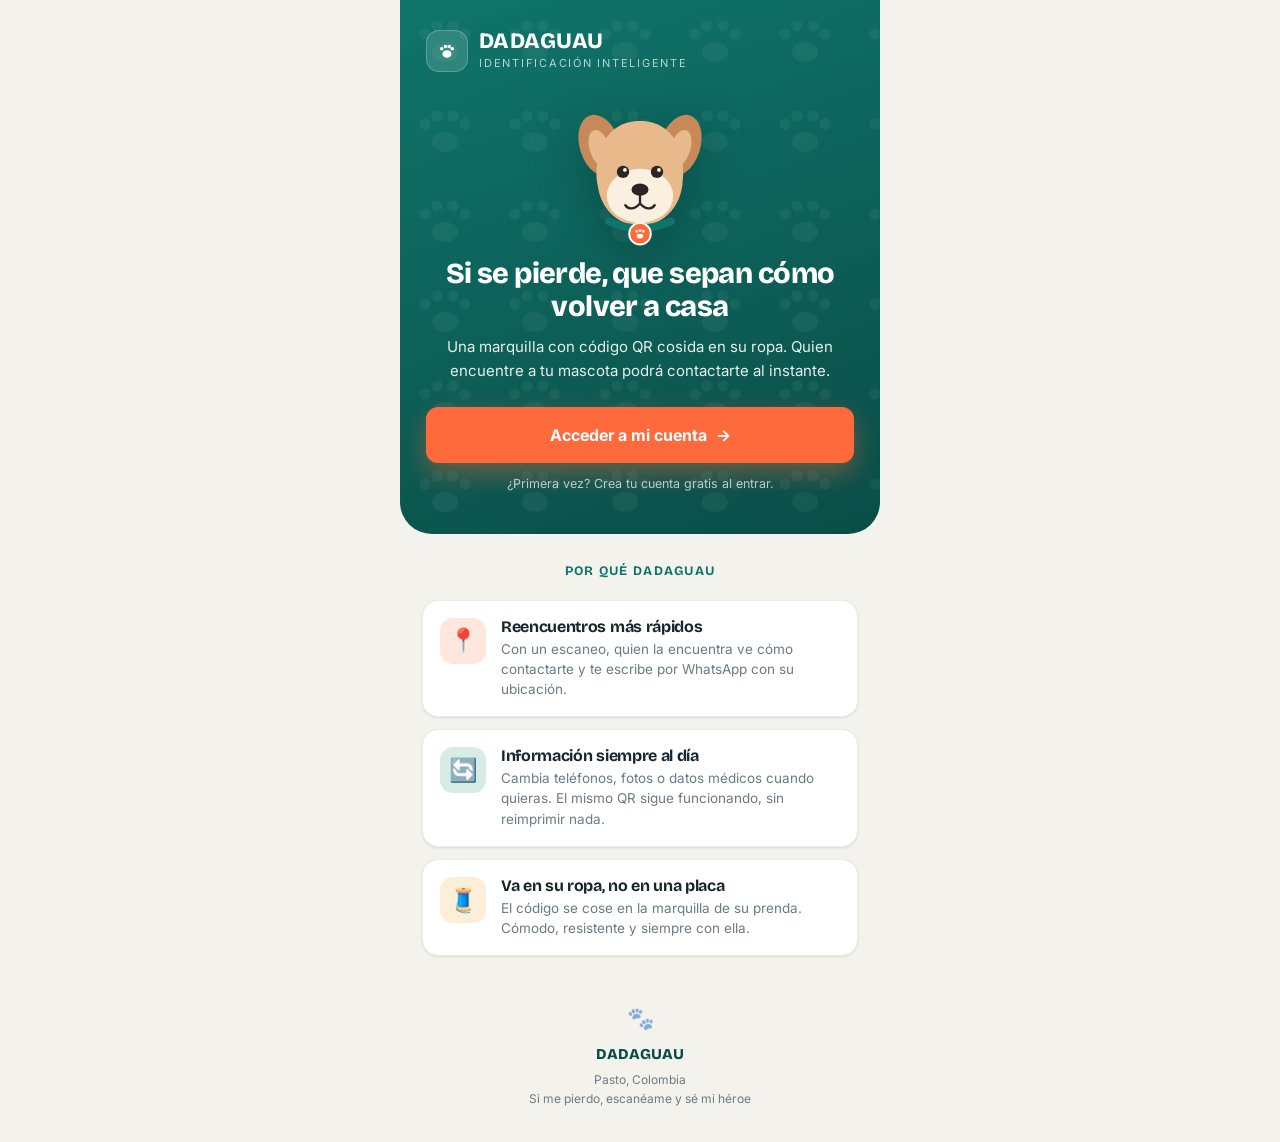
<file: index.html>
<!DOCTYPE html>
<html lang="es">
<head>
<meta charset="UTF-8">
<meta name="viewport" content="width=device-width, initial-scale=1.0">
<title>DADAGUAU — Identificación Inteligente para mascotas</title>
<link rel="icon" href="data:image/svg+xml,%3Csvg%20xmlns%3D%27http%3A//www.w3.org/2000/svg%27%20viewBox%3D%270%200%2032%2032%27%3E%3Crect%20width%3D%2732%27%20height%3D%2732%27%20rx%3D%278%27%20fill%3D%27%230F756B%27/%3E%3Cg%20fill%3D%27%23ffffff%27%3E%3Cellipse%20cx%3D%2716%27%20cy%3D%2720%27%20rx%3D%276%27%20ry%3D%275%27/%3E%3Ccircle%20cx%3D%279%27%20cy%3D%2713%27%20r%3D%272.4%27/%3E%3Ccircle%20cx%3D%2714%27%20cy%3D%2710%27%20r%3D%272.4%27/%3E%3Ccircle%20cx%3D%2719%27%20cy%3D%2710%27%20r%3D%272.4%27/%3E%3Ccircle%20cx%3D%2723%27%20cy%3D%2713%27%20r%3D%272.4%27/%3E%3C/g%3E%3C/svg%3E">
<meta name="theme-color" content="#0F756B">
<meta property="og:title" content="DADAGUAU — Identificación inteligente para mascotas">
<meta property="og:description" content="Una marquilla con QR cosida en su ropa. Si tu mascota se pierde, quien la encuentre te contacta al instante.">
<meta property="og:type" content="website">
<link rel="stylesheet" href="estilos.css">
<style>
  body{ padding:0; background:var(--paper); }
  .home{ max-width:480px; margin:0 auto; }

  /* ---- HERO ---- */
  .hero{ position:relative; overflow:hidden; background:linear-gradient(160deg, #0F756B 0%, #0A4D47 100%); color:#fff; padding:30px 26px 40px; border-radius:0 0 32px 32px; }
  .hero-bg{ position:absolute; inset:0; opacity:1; background-image:url("data:image/svg+xml,%3Csvg%20xmlns%3D%27http://www.w3.org/2000/svg%27%20width%3D%2790%27%20height%3D%2790%27%20viewBox%3D%270%200%2090%2090%27%3E%3Cg%20fill%3D%27%23ffffff%27%20fill-opacity%3D%270.05%27%3E%3Cellipse%20cx%3D%2745%27%20cy%3D%2752%27%20rx%3D%2713%27%20ry%3D%2710%27/%3E%3Ccircle%20cx%3D%2725%27%20cy%3D%2734%27%20r%3D%275.5%27/%3E%3Ccircle%20cx%3D%2737%27%20cy%3D%2726%27%20r%3D%275.5%27/%3E%3Ccircle%20cx%3D%2753%27%20cy%3D%2726%27%20r%3D%275.5%27/%3E%3Ccircle%20cx%3D%2765%27%20cy%3D%2734%27%20r%3D%275.5%27/%3E%3C/g%3E%3C/svg%3E"); }
  .hero-inner{ position:relative; z-index:1; }
  .brand-row{ display:flex; align-items:center; gap:11px; margin-bottom:18px; animation:up .5s both; }
  .logo-badge{ width:42px; height:42px; border-radius:13px; background:rgba(255,255,255,.14); border:1px solid rgba(255,255,255,.22); display:flex; align-items:center; justify-content:center; }
  .brand-name{ font-family:var(--font-display); font-size:22px; font-weight:800; letter-spacing:.02em; line-height:1; }
  .brand-sub{ font-size:11px; letter-spacing:.16em; text-transform:uppercase; color:rgba(255,255,255,.7); margin-top:3px; }
  .dog-wrap{ text-align:center; margin:6px 0 4px; animation:float 4s ease-in-out infinite; }
  .dog-wrap svg{ width:170px; height:auto; filter:drop-shadow(0 12px 24px rgba(0,0,0,.22)); }
  .hero-title{ font-family:var(--font-display); font-size:29px; font-weight:800; line-height:1.12; letter-spacing:-.02em; color:#fff; text-align:center; margin-bottom:12px; animation:up .5s .1s both; }
  .hero-text{ text-align:center; font-size:15px; line-height:1.6; color:rgba(255,255,255,.9); margin-bottom:24px; animation:up .5s .18s both; }
  .hero-cta{ display:flex; align-items:center; justify-content:center; gap:9px; width:100%; padding:16px; background:var(--brand); color:#fff; border-radius:var(--r-sm); font-family:var(--font); font-size:16px; font-weight:700; text-decoration:none; box-shadow:0 10px 26px rgba(255,106,61,.4); transition:transform .14s, box-shadow .2s; animation:up .5s .26s both; }
  .hero-cta:hover{ transform:translateY(-2px); box-shadow:0 14px 32px rgba(255,106,61,.46); }
  .hero-cta span{ transition:transform .2s; }
  .hero-cta:hover span{ transform:translateX(4px); }
  .hero-note{ text-align:center; font-size:12.5px; color:rgba(255,255,255,.7); margin-top:12px; animation:up .5s .32s both; }

  /* ---- VALORES ---- */
  .values{ padding:28px 22px 8px; }
  .values-title{ text-align:center; font-family:var(--font-display); font-size:13px; font-weight:700; letter-spacing:.1em; text-transform:uppercase; color:var(--teal); margin-bottom:18px; }
  .value{ display:flex; gap:15px; align-items:flex-start; background:var(--cloud); border:1px solid var(--line-soft); border-radius:var(--r); padding:17px; margin-bottom:12px; box-shadow:var(--shadow-sm); transition:transform .14s, box-shadow .2s; }
  .value:hover{ transform:translateY(-2px); box-shadow:var(--shadow); }
  .v-ic{ width:46px; height:46px; border-radius:13px; flex-shrink:0; display:flex; align-items:center; justify-content:center; font-size:23px; }
  .v-1{ background:var(--brand-tint); }
  .v-2{ background:var(--teal-tint); }
  .v-3{ background:#FBEFD7; }
  .value h3{ font-family:var(--font-display); font-size:16px; font-weight:700; margin-bottom:3px; }
  .value p{ font-size:13.5px; color:var(--muted); line-height:1.5; }

  /* ---- PIE ---- */
  .home-foot{ text-align:center; padding:26px 24px 34px; }
  .foot-paw{ font-size:22px; opacity:.5; margin-bottom:8px; }
  .home-foot .b{ font-family:var(--font-display); font-weight:800; color:var(--teal-deep); font-size:15px; }
  .home-foot .s{ font-size:12px; color:var(--muted); margin-top:4px; line-height:1.6; }

  @keyframes up{ from{ opacity:0; transform:translateY(16px); } to{ opacity:1; transform:translateY(0); } }
  @keyframes float{ 0%,100%{ transform:translateY(0); } 50%{ transform:translateY(-9px); } }
  @media (prefers-reduced-motion:reduce){ .dog-wrap{ animation:none; } }
</style>
</head>
<body>
<div class="home">

  <header class="hero">
    <div class="hero-bg"></div>
    <div class="hero-inner">
      <div class="brand-row">
        <span class="logo-badge">
          <svg width="24" height="24" viewBox="0 0 32 32" fill="#fff"><ellipse cx="16" cy="20" rx="6" ry="5"/><circle cx="9" cy="13" r="2.4"/><circle cx="14" cy="10" r="2.4"/><circle cx="19" cy="10" r="2.4"/><circle cx="23" cy="13" r="2.4"/></svg>
        </span>
        <div><div class="brand-name">DADAGUAU</div><div class="brand-sub">Identificación Inteligente</div></div>
      </div>

      <div class="dog-wrap">
        <svg viewBox="0 0 220 205" xmlns="http://www.w3.org/2000/svg">
          <ellipse cx="58" cy="72" rx="26" ry="41" fill="#C8895A" transform="rotate(-18 58 72)"/>
          <ellipse cx="162" cy="72" rx="26" ry="41" fill="#C8895A" transform="rotate(18 162 72)"/>
          <ellipse cx="58" cy="76" rx="13" ry="25" fill="#E8B98A" transform="rotate(-18 58 76)"/>
          <ellipse cx="162" cy="76" rx="13" ry="25" fill="#E8B98A" transform="rotate(18 162 76)"/>
          <path d="M110 40 C 60 40 50 92 55 122 C 60 162 90 176 110 176 C 130 176 160 162 165 122 C 170 92 160 40 110 40 Z" fill="#E8B98A"/>
          <ellipse cx="110" cy="137" rx="43" ry="35" fill="#FBEFE0"/>
          <circle cx="88" cy="106" r="8" fill="#2C2622"/>
          <circle cx="132" cy="106" r="8" fill="#2C2622"/>
          <circle cx="90.5" cy="103.5" r="2.4" fill="#fff"/>
          <circle cx="134.5" cy="103.5" r="2.4" fill="#fff"/>
          <ellipse cx="110" cy="129" rx="11" ry="8" fill="#2C2622"/>
          <path d="M110 137 L110 147" stroke="#2C2622" stroke-width="3" fill="none" stroke-linecap="round"/>
          <path d="M110 147 C 101 157 93 153 91 149" stroke="#2C2622" stroke-width="3" fill="none" stroke-linecap="round"/>
          <path d="M110 147 C 119 157 127 153 129 149" stroke="#2C2622" stroke-width="3" fill="none" stroke-linecap="round"/>
          <path d="M70 170 Q110 188 150 170" stroke="#0F756B" stroke-width="10" fill="none" stroke-linecap="round"/>
          <circle cx="110" cy="186" r="14" fill="#FF6A3D" stroke="#fff" stroke-width="2.5"/>
          <g fill="#fff"><ellipse cx="110" cy="189" rx="4.2" ry="3.1"/><circle cx="105.6" cy="183" r="1.7"/><circle cx="110" cy="182" r="1.7"/><circle cx="114.4" cy="183" r="1.7"/></g>
        </svg>
      </div>

      <h1 class="hero-title">Si se pierde, que sepan cómo volver a casa</h1>
      <p class="hero-text">Una marquilla con código QR cosida en su ropa. Quien encuentre a tu mascota podrá contactarte al instante.</p>
      <a href="mismascotas.html" class="hero-cta">Acceder a mi cuenta <span>→</span></a>
      <div class="hero-note">¿Primera vez? Crea tu cuenta gratis al entrar.</div>
    </div>
  </header>

  <section class="values">
    <div class="values-title">Por qué DADAGUAU</div>
    <div class="value">
      <div class="v-ic v-1">📍</div>
      <div><h3>Reencuentros más rápidos</h3><p>Con un escaneo, quien la encuentra ve cómo contactarte y te escribe por WhatsApp con su ubicación.</p></div>
    </div>
    <div class="value">
      <div class="v-ic v-2">🔄</div>
      <div><h3>Información siempre al día</h3><p>Cambia teléfonos, fotos o datos médicos cuando quieras. El mismo QR sigue funcionando, sin reimprimir nada.</p></div>
    </div>
    <div class="value">
      <div class="v-ic v-3">🧵</div>
      <div><h3>Va en su ropa, no en una placa</h3><p>El código se cose en la marquilla de su prenda. Cómodo, resistente y siempre con ella.</p></div>
    </div>
  </section>

  <footer class="home-foot">
    <div class="foot-paw">🐾</div>
    <div class="b">DADAGUAU</div>
    <div class="s">Pasto, Colombia<br>Si me pierdo, escanéame y sé mi héroe</div>
  </footer>

</div>
</body>
</html>
</file>
<file: estilos.css>
@import url('https://fonts.googleapis.com/css2?family=Bricolage+Grotesque:opsz,wght@12..96,600;12..96,700;12..96,800&family=Inter:wght@400;500;600;700&display=swap');

/* ============================================================
   DS ID — Sistema de diseño
   Paleta: teal profundo (confianza) + coral héroe (acción) + papel cálido
   Tipografía: Bricolage Grotesque (títulos) + Inter (texto)
   ============================================================ */
:root{
  --paper:#F4F2EC;
  --cloud:#FFFFFF;
  --ink:#17262C;
  --ink-soft:#33474F;
  --muted:#6B7B83;
  --line:#E6E1D6;
  --line-soft:#EFEBE2;

  --brand:#FF6A3D;        /* coral héroe — acciones, alerta de pérdida */
  --brand-ink:#D8501F;
  --brand-tint:#FFE7DE;

  --teal:#0F756B;         /* teal — estructura, confianza, "en casa" */
  --teal-deep:#0A4D47;
  --teal-tint:#D7ECE7;

  --warn:#9A6212;
  --warn-tint:#FBEFD7;
  --danger:#C23B33;
  --danger-tint:#FBE3E0;

  --r-xs:8px; --r-sm:12px; --r:16px; --r-lg:22px; --r-pill:999px;
  --shadow-sm:0 1px 2px rgba(20,40,45,.06), 0 1px 3px rgba(20,40,45,.05);
  --shadow:0 4px 16px rgba(20,40,45,.08), 0 1px 4px rgba(20,40,45,.05);
  --shadow-lg:0 18px 50px rgba(15,40,45,.16), 0 6px 18px rgba(15,40,45,.10);

  --font-display:'Bricolage Grotesque', 'Inter', -apple-system, BlinkMacSystemFont, sans-serif;
  --font:'Inter', -apple-system, BlinkMacSystemFont, 'Segoe UI', Roboto, sans-serif;
  --mono:'JetBrains Mono', ui-monospace, SFMono-Regular, Menlo, monospace;
}

*{ margin:0; padding:0; box-sizing:border-box; }
html{ -webkit-text-size-adjust:100%; }
body{
  font-family:var(--font);
  background:var(--paper);
  color:var(--ink);
  line-height:1.5;
  -webkit-font-smoothing:antialiased;
  padding:18px;
  min-height:100vh;
}

/* ---------- Tipografía ---------- */
h1,h2,h3{ font-family:var(--font-display); font-weight:700; letter-spacing:-.02em; line-height:1.12; color:var(--ink); }
.eyebrow{ font-size:11px; font-weight:700; letter-spacing:.14em; text-transform:uppercase; color:var(--teal); }
.muted{ color:var(--muted); }

/* ---------- Contenedores ---------- */
.wrap{ max-width:540px; margin:0 auto; }
.wrap-wide{ max-width:820px; margin:0 auto; }
.card{
  background:var(--cloud);
  border-radius:var(--r-lg);
  box-shadow:var(--shadow);
  overflow:hidden;
  border:1px solid var(--line-soft);
}

/* ---------- Cabecera (chrome) ---------- */
.head{
  background:url("data:image/svg+xml,%3Csvg%20xmlns%3D%27http://www.w3.org/2000/svg%27%20width%3D%2786%27%20height%3D%2786%27%20viewBox%3D%270%200%2086%2086%27%3E%3Cg%20fill%3D%27%23ffffff%27%20fill-opacity%3D%270.045%27%3E%3Cellipse%20cx%3D%2743%27%20cy%3D%2750%27%20rx%3D%2712%27%20ry%3D%279%27/%3E%3Ccircle%20cx%3D%2725%27%20cy%3D%2733%27%20r%3D%275%27/%3E%3Ccircle%20cx%3D%2736%27%20cy%3D%2725%27%20r%3D%275%27/%3E%3Ccircle%20cx%3D%2750%27%20cy%3D%2725%27%20r%3D%275%27/%3E%3Ccircle%20cx%3D%2761%27%20cy%3D%2733%27%20r%3D%275%27/%3E%3C/g%3E%3C/svg%3E") repeat, linear-gradient(145deg, var(--teal) 0%, var(--teal-deep) 100%);
  color:#fff; padding:22px 24px; position:relative;
}
.head::after{ content:""; position:absolute; left:0; right:0; bottom:0; height:3px;
  background:linear-gradient(90deg, var(--brand), #FFAE80); }
.head h1{ color:#fff; font-size:21px; display:flex; align-items:center; gap:9px; }
.head p{ font-size:13px; color:rgba(255,255,255,.82); margin-top:4px; }
.brandmark{ display:inline-flex; align-items:center; gap:8px; font-family:var(--font-display); font-weight:800; letter-spacing:-.01em; }
.brandmark .dot{ width:9px; height:9px; border-radius:50%; background:var(--brand); display:inline-block; }
.head-bar{ display:flex; justify-content:space-between; align-items:center; gap:12px; flex-wrap:wrap; }
.head .who{ font-size:12px; color:rgba(255,255,255,.85); text-align:right; }
.head .who a{ color:#fff; cursor:pointer; display:inline-block; margin-top:2px; opacity:.9; border-bottom:1px solid rgba(255,255,255,.4); }
.head .who a:hover{ opacity:1; }

.body{ padding:24px; }

/* ---------- Botones ---------- */
.btn{
  display:inline-flex; align-items:center; justify-content:center; gap:9px;
  width:100%; padding:14px 18px; border:none; border-radius:var(--r-sm);
  font-family:var(--font); font-size:15px; font-weight:600; cursor:pointer;
  background:var(--brand); color:#fff; transition:transform .12s ease, box-shadow .2s ease, background .2s ease;
  box-shadow:0 6px 16px rgba(255,106,61,.28);
}
.btn:hover{ background:var(--brand-ink); transform:translateY(-1px); box-shadow:0 10px 22px rgba(255,106,61,.32); }
.btn:active{ transform:translateY(0); }
.btn:disabled{ opacity:.6; cursor:not-allowed; transform:none; box-shadow:none; }
.btn-ghost{ background:var(--cloud); color:var(--ink); border:1.5px solid var(--line); box-shadow:none; }
.btn-ghost:hover{ background:#FAF9F6; border-color:#D8D2C6; color:var(--ink); box-shadow:none; }
.btn-teal{ background:var(--teal); box-shadow:0 6px 16px rgba(15,117,107,.22); }
.btn-teal:hover{ background:var(--teal-deep); box-shadow:0 10px 22px rgba(15,117,107,.26); }
.btn-danger{ background:var(--cloud); color:var(--danger); border:1.5px solid #E6C4C0; box-shadow:none; }
.btn-danger:hover{ background:var(--danger-tint); border-color:#E0AAA4; color:var(--danger); box-shadow:none; }
.btn-wa{ background:#21a55a; box-shadow:0 6px 16px rgba(33,165,90,.26); }
.btn-wa:hover{ background:#1c9450; box-shadow:0 10px 22px rgba(33,165,90,.3); }
.btn + .btn, .btn + .btn-ghost, .btn-ghost + .btn-ghost, .btn + .btn-danger{ margin-top:10px; }
.btn-row{ display:grid; grid-template-columns:1fr 1fr; gap:10px; }
.btn-row .btn{ margin-top:0; }

/* ---------- Formularios ---------- */
label{ display:block; font-size:13px; font-weight:600; color:var(--ink-soft); margin-bottom:6px; }
input,select,textarea{
  width:100%; padding:12px 13px; border:1.5px solid var(--line); border-radius:var(--r-xs);
  font-family:var(--font); font-size:14.5px; color:var(--ink); background:var(--cloud);
  margin-bottom:14px; transition:border-color .15s ease, box-shadow .15s ease;
}
input::placeholder,textarea::placeholder{ color:#A7AEA8; }
input:focus,select:focus,textarea:focus{ outline:none; border-color:var(--teal); box-shadow:0 0 0 3px rgba(15,117,107,.14); }
textarea{ resize:vertical; min-height:56px; }
.row{ display:grid; grid-template-columns:1fr 1fr; gap:12px; }
.hint{ font-size:11.5px; color:var(--muted); margin-top:-10px; margin-bottom:14px; }
.req{ color:var(--brand); }
.group-title{ font-family:var(--font-display); font-size:13px; font-weight:700; letter-spacing:.02em; color:var(--teal-deep); margin:22px 0 12px; padding-bottom:8px; border-bottom:1.5px solid var(--line-soft); display:flex; align-items:center; gap:7px; }

/* ---------- Toggle / switch ---------- */
.toggle-wrap{ display:flex; align-items:center; justify-content:space-between; gap:12px; padding:14px 15px; background:var(--brand-tint); border:1px solid #FAD2C5; border-radius:var(--r-sm); margin-bottom:14px; }
.toggle-wrap .t-title{ font-weight:600; font-size:14px; color:var(--brand-ink); }
.toggle-wrap .t-sub{ font-size:12px; color:#B5663F; }
.switch{ position:relative; width:48px; height:27px; flex-shrink:0; }
.switch input{ opacity:0; width:0; height:0; }
.slider{ position:absolute; inset:0; background:#D2CCC0; border-radius:var(--r-pill); cursor:pointer; transition:.2s; }
.slider:before{ content:""; position:absolute; width:21px; height:21px; left:3px; bottom:3px; background:#fff; border-radius:50%; transition:.2s; box-shadow:0 1px 3px rgba(0,0,0,.2); }
input:checked + .slider{ background:var(--brand); }
input:checked + .slider:before{ transform:translateX(21px); }

/* ---------- Badges / pills ---------- */
.badge{ display:inline-flex; align-items:center; gap:6px; padding:4px 11px; border-radius:var(--r-pill); font-size:11px; font-weight:700; letter-spacing:.03em; text-transform:uppercase; }
.badge-teal{ background:var(--teal-tint); color:var(--teal-deep); }
.badge-light{ background:rgba(255,255,255,.22); color:#fff; }
.pill{ display:inline-flex; align-items:center; gap:5px; padding:4px 11px; border-radius:var(--r-pill); font-size:11.5px; font-weight:600; }
.pill-ok{ background:var(--teal-tint); color:var(--teal-deep); }
.pill-w{ background:var(--warn-tint); color:var(--warn); }
.pill-danger{ background:var(--danger-tint); color:var(--danger); }

/* ---------- Mensajes inline ---------- */
.msg{ padding:12px 14px; border-radius:var(--r-xs); font-size:13px; margin-bottom:14px; line-height:1.45; }
.msg-err{ background:var(--danger-tint); color:#8E2A23; }
.msg-ok{ background:var(--teal-tint); color:var(--teal-deep); }
.warn{ background:var(--warn-tint); border:1px solid #F0DCAE; color:var(--warn); padding:13px 15px; border-radius:var(--r-sm); font-size:13px; line-height:1.5; }

/* ---------- Cargando ---------- */
.loader{ text-align:center; padding:64px 22px; color:var(--muted); }
.sp{ width:34px; height:34px; border:3px solid var(--line); border-top-color:var(--teal); border-radius:50%; animation:dsspin .7s linear infinite; margin:0 auto 14px; }
.spinner-inline{ display:inline-block; width:15px; height:15px; border:2px solid rgba(255,255,255,.45); border-top-color:#fff; border-radius:50%; animation:dsspin .7s linear infinite; vertical-align:-2px; }
@keyframes dsspin{ to{ transform:rotate(360deg); } }
.empty{ text-align:center; padding:56px 24px; color:var(--muted); }
.empty .emo{ font-size:50px; margin-bottom:12px; }

/* ============================================================
   PERFIL PÚBLICO (la página que se escanea) — aspecto premium
   ============================================================ */
.profile-head{ background:url("data:image/svg+xml,%3Csvg%20xmlns%3D%27http://www.w3.org/2000/svg%27%20width%3D%2786%27%20height%3D%2786%27%20viewBox%3D%270%200%2086%2086%27%3E%3Cg%20fill%3D%27%23ffffff%27%20fill-opacity%3D%270.045%27%3E%3Cellipse%20cx%3D%2743%27%20cy%3D%2750%27%20rx%3D%2712%27%20ry%3D%279%27/%3E%3Ccircle%20cx%3D%2725%27%20cy%3D%2733%27%20r%3D%275%27/%3E%3Ccircle%20cx%3D%2736%27%20cy%3D%2725%27%20r%3D%275%27/%3E%3Ccircle%20cx%3D%2750%27%20cy%3D%2725%27%20r%3D%275%27/%3E%3Ccircle%20cx%3D%2761%27%20cy%3D%2733%27%20r%3D%275%27/%3E%3C/g%3E%3C/svg%3E") repeat, linear-gradient(160deg, var(--teal) 0%, var(--teal-deep) 92%); color:#fff; padding:30px 24px 26px; text-align:center; position:relative; overflow:hidden; }
.profile-head::before{ content:""; position:absolute; top:-40%; right:-20%; width:240px; height:240px; background:radial-gradient(circle, rgba(255,106,61,.20), transparent 70%); }
.profile-head::after{ content:""; position:absolute; left:0; right:0; bottom:0; height:4px; background:linear-gradient(90deg, var(--brand), #FFB088); }
.avatar{ width:122px; height:122px; border-radius:50%; margin:0 auto 14px; background:rgba(255,255,255,.14); border:4px solid rgba(255,255,255,.92); overflow:hidden; display:flex; align-items:center; justify-content:center; font-size:58px; box-shadow:0 10px 30px rgba(0,0,0,.22); position:relative; z-index:1; }
.avatar img{ width:100%; height:100%; object-fit:cover; }
.name{ font-family:var(--font-display); font-size:30px; font-weight:800; letter-spacing:-.02em; margin-bottom:5px; position:relative; z-index:1; }
.greet{ font-size:14px; color:rgba(255,255,255,.9); margin-bottom:10px; position:relative; z-index:1; }
.meta-row{ display:inline-flex; flex-wrap:wrap; gap:7px; justify-content:center; position:relative; z-index:1; }
.meta-chip{ background:rgba(255,255,255,.16); border:1px solid rgba(255,255,255,.2); padding:4px 11px; border-radius:var(--r-pill); font-size:12px; font-weight:500; }

.alert{ display:flex; gap:13px; align-items:flex-start; padding:15px 20px; background:var(--brand-tint); border-bottom:1px solid #F7CDBF; }
.alert .ic{ font-size:22px; line-height:1; }
.alert-t{ font-weight:700; color:var(--brand-ink); font-size:14.5px; }
.alert-d{ color:#9C5536; font-size:13px; line-height:1.45; margin-top:1px; }

.actions{ padding:20px; }
.wa{ display:flex; align-items:center; justify-content:center; gap:11px; width:100%; padding:16px; background:#21a55a; color:#fff; border:none; border-radius:var(--r-sm); font-family:var(--font); font-size:16px; font-weight:600; cursor:pointer; text-decoration:none; box-shadow:0 8px 20px rgba(33,165,90,.28); transition:transform .12s ease, box-shadow .2s; }
.wa:hover{ background:#1c9450; transform:translateY(-1px); }
.brow{ display:grid; grid-template-columns:1fr 1fr; gap:10px; margin-top:10px; }
.bsec{ display:flex; align-items:center; justify-content:center; gap:7px; padding:13px; border:1.5px solid var(--line); border-radius:var(--r-sm); background:var(--cloud); color:var(--teal-deep); font-size:13px; font-weight:600; cursor:pointer; text-decoration:none; transition:background .15s, border-color .15s; }
.bsec:hover{ background:#FAF9F6; border-color:#D8D2C6; }
.locmsg{ margin-top:12px; padding:12px 14px; background:var(--teal-tint); border-radius:var(--r-xs); color:var(--teal-deep); font-size:12.5px; display:none; }
.locmsg.show{ display:block; }

.sections{ border-top:1px solid var(--line-soft); }
.sec{ border-bottom:1px solid var(--line-soft); }
.sh{ width:100%; padding:15px 20px; background:none; border:none; display:flex; justify-content:space-between; align-items:center; cursor:pointer; font-family:var(--font); font-size:14.5px; font-weight:600; color:var(--ink); transition:background .12s; }
.sh:hover{ background:#FAF9F6; }
.sh .ic{ color:var(--teal); }
.sb-body{ padding:2px 20px 16px; font-size:13.5px; color:var(--ink-soft); line-height:1.7; display:none; }
.sec.open .sb-body{ display:block; }
.sec.open .chev{ transform:rotate(180deg); }
.chev{ transition:transform .2s; color:var(--muted); font-size:13px; }
.dr{ display:flex; justify-content:space-between; gap:14px; padding:6px 0; border-bottom:1px dashed var(--line-soft); }
.dr:last-child{ border-bottom:none; }
.dr .k{ color:var(--muted); }
.dr .v{ color:var(--ink); font-weight:600; text-align:right; }
.cc{ display:flex; justify-content:space-between; align-items:center; gap:12px; padding:12px 13px; background:#FAF8F3; border:1px solid var(--line-soft); border-radius:var(--r-sm); margin-bottom:9px; }
.cc:last-child{ margin-bottom:0; }
.cn{ font-weight:700; font-size:14px; color:var(--ink); }
.crel{ font-size:11.5px; color:var(--muted); }
.cph{ font-size:12.5px; color:var(--ink-soft); margin-top:2px; }
.wamini{ width:40px; height:40px; background:#21a55a; border-radius:50%; display:flex; align-items:center; justify-content:center; color:#fff; text-decoration:none; flex-shrink:0; box-shadow:0 4px 10px rgba(33,165,90,.3); }
.vr{ display:flex; justify-content:space-between; align-items:center; padding:7px 0; }
.note{ display:flex; gap:9px; padding:12px 13px; background:var(--warn-tint); border-left:3px solid #E0A53A; border-radius:var(--r-xs); margin-top:10px; color:#7A5512; font-size:12.5px; line-height:1.5; }
.mono{ font-family:var(--mono); font-size:12px; letter-spacing:-.02em; }

.foot{ padding:20px; text-align:center; border-top:1px solid var(--line-soft); }
.foot-brand{ font-family:var(--font-display); font-size:15px; font-weight:800; color:var(--teal-deep); display:inline-flex; align-items:center; gap:7px; }
.foot-brand .dot{ width:8px; height:8px; border-radius:50%; background:var(--brand); }
.foot-tag{ font-size:10px; color:var(--muted); letter-spacing:.16em; text-transform:uppercase; margin-top:3px; }
.foot-s{ font-size:11px; color:#B4B0A6; margin-top:9px; }
.err{ text-align:center; padding:54px 26px; }
.err h2{ font-size:21px; margin-bottom:8px; }
.err p{ color:var(--muted); font-size:14px; }

/* ============================================================
   PANEL ADMIN / LISTAS
   ============================================================ */
.top{ background:url("data:image/svg+xml,%3Csvg%20xmlns%3D%27http://www.w3.org/2000/svg%27%20width%3D%2786%27%20height%3D%2786%27%20viewBox%3D%270%200%2086%2086%27%3E%3Cg%20fill%3D%27%23ffffff%27%20fill-opacity%3D%270.045%27%3E%3Cellipse%20cx%3D%2743%27%20cy%3D%2750%27%20rx%3D%2712%27%20ry%3D%279%27/%3E%3Ccircle%20cx%3D%2725%27%20cy%3D%2733%27%20r%3D%275%27/%3E%3Ccircle%20cx%3D%2736%27%20cy%3D%2725%27%20r%3D%275%27/%3E%3Ccircle%20cx%3D%2750%27%20cy%3D%2725%27%20r%3D%275%27/%3E%3Ccircle%20cx%3D%2761%27%20cy%3D%2733%27%20r%3D%275%27/%3E%3C/g%3E%3C/svg%3E") repeat, linear-gradient(145deg, var(--teal), var(--teal-deep)); color:#fff; padding:22px 24px; border-radius:var(--r-lg); margin-bottom:16px; display:flex; justify-content:space-between; align-items:center; gap:12px; flex-wrap:wrap; position:relative; overflow:hidden; box-shadow:var(--shadow); }
.top::after{ content:""; position:absolute; left:0; right:0; bottom:0; height:3px; background:linear-gradient(90deg, var(--brand), #FFB088); }
.top h1{ color:#fff; font-size:21px; display:flex; align-items:center; gap:9px; }
.top p{ font-size:13px; color:rgba(255,255,255,.82); margin-top:3px; }
.btn-new{ display:inline-flex; align-items:center; gap:7px; background:#fff; color:var(--teal-deep); padding:11px 16px; border-radius:var(--r-sm); font-size:14px; font-weight:600; text-decoration:none; box-shadow:0 4px 12px rgba(0,0,0,.12); }
.btn-new:hover{ background:#FAF9F6; }
.stats{ display:grid; grid-template-columns:repeat(3,1fr); gap:12px; margin-bottom:16px; }
.stat{ background:var(--cloud); border:1px solid var(--line-soft); border-radius:var(--r); padding:16px; box-shadow:var(--shadow-sm); }
.stat .n{ font-family:var(--font-display); font-size:26px; font-weight:800; color:var(--teal-deep); }
.stat .l{ font-size:12px; color:var(--muted); margin-top:2px; }
.grid{ display:grid; grid-template-columns:repeat(auto-fill,minmax(340px,1fr)); gap:14px; }
.pet{ background:var(--cloud); border:1px solid var(--line-soft); border-radius:var(--r); padding:16px; box-shadow:var(--shadow-sm); transition:box-shadow .2s, transform .12s; }
.pet:hover{ box-shadow:var(--shadow); transform:translateY(-2px); }
.pet-head{ display:flex; gap:12px; align-items:center; margin-bottom:13px; }
.pet-av{ width:54px; height:54px; border-radius:50%; background:var(--teal-tint); display:flex; align-items:center; justify-content:center; font-size:26px; overflow:hidden; flex-shrink:0; border:2px solid #fff; box-shadow:0 0 0 1px var(--line); }
.pet-av img{ width:100%; height:100%; object-fit:cover; }
.pet-name{ font-family:var(--font-display); font-size:16px; font-weight:700; }
.pet-sub{ font-size:12px; color:var(--muted); }
.pet-id{ font-family:var(--mono); font-size:11px; color:var(--teal); margin-top:2px; }
.pet-info{ flex:1; }
.pet-body{ display:flex; gap:14px; align-items:center; }
.qr-mini{ width:96px; height:96px; flex-shrink:0; border:1px solid var(--line); border-radius:var(--r-xs); padding:6px; background:#fff; }
.qr-mini canvas{ width:100%!important; height:100%!important; }
.pet-actions{ flex:1; display:flex; flex-direction:column; gap:7px; }
.a-btn{ display:flex; align-items:center; justify-content:center; gap:6px; padding:9px 11px; border:1.5px solid var(--line); border-radius:var(--r-xs); background:var(--cloud); color:var(--teal-deep); font-size:12px; font-weight:600; cursor:pointer; text-decoration:none; white-space:nowrap; transition:background .15s, border-color .15s; }
.a-btn:hover{ background:#FAF9F6; border-color:#D8D2C6; }
.a-del{ color:var(--danger); border-color:#E6C4C0; }
.a-del:hover{ background:var(--danger-tint); border-color:#E0AAA4; }
.lost-row{ display:flex; align-items:center; justify-content:space-between; gap:8px; padding:8px 11px; border-radius:var(--r-xs); background:var(--teal-tint); font-size:12px; font-weight:600; color:var(--teal-deep); }
.lost-row.on{ background:var(--brand-tint); color:var(--brand-ink); }

/* Lista en mismascotas */
.pet-row{ display:flex; gap:14px; align-items:center; border:1px solid var(--line-soft); border-radius:var(--r); padding:14px; margin-bottom:12px; box-shadow:var(--shadow-sm); transition:box-shadow .2s; }
.pet-row:hover{ box-shadow:var(--shadow); }
.pet-lost{ display:inline-flex; align-items:center; gap:5px; font-size:11px; font-weight:600; padding:3px 9px; border-radius:var(--r-pill); margin-top:5px; }
.lost-yes{ background:var(--brand-tint); color:var(--brand-ink); }
.lost-no{ background:var(--teal-tint); color:var(--teal-deep); }
.pet-btns{ display:flex; flex-direction:column; gap:6px; }
.mini{ display:flex; align-items:center; justify-content:center; gap:5px; padding:8px 12px; font-size:12px; font-weight:600; border-radius:var(--r-xs); border:1.5px solid var(--line); background:var(--cloud); color:var(--teal-deep); cursor:pointer; text-decoration:none; white-space:nowrap; transition:background .15s, border-color .15s; }
.mini:hover{ background:#FAF9F6; border-color:#D8D2C6; }

/* Foto / QR boxes */
.foto-prev{ width:88px; height:88px; border-radius:50%; background:var(--teal-tint); display:flex; align-items:center; justify-content:center; font-size:40px; overflow:hidden; margin:0 auto 12px; border:3px solid #fff; box-shadow:0 0 0 1px var(--line); }
.foto-prev img{ width:100%; height:100%; object-fit:cover; }
.qrbox{ text-align:center; margin:16px 0; }
.qrbox canvas{ border:1px solid var(--line); border-radius:var(--r-sm); padding:12px; background:#fff; box-shadow:var(--shadow-sm); }
.urlbox{ background:#FAF8F3; border:1px solid var(--line-soft); border-radius:var(--r-xs); padding:11px 13px; font-family:var(--mono); font-size:11px; color:var(--teal-deep); word-break:break-all; margin-bottom:14px; text-align:center; }
.link{ text-align:center; font-size:13px; color:var(--teal); cursor:pointer; margin-top:16px; font-weight:600; }
.link:hover{ text-decoration:underline; }
.exito{ display:none; text-align:center; }
.exito.show{ display:block; }
.exito h2{ color:var(--teal-deep); margin-bottom:6px; }
.exito .sub{ color:var(--muted); font-size:13px; margin-bottom:18px; }

/* ============================================================
   TOASTS y MODAL (reemplazan alert/confirm)
   ============================================================ */
.toast-wrap{ position:fixed; left:50%; bottom:22px; transform:translateX(-50%); z-index:9999; display:flex; flex-direction:column; gap:9px; align-items:center; pointer-events:none; width:calc(100% - 36px); max-width:380px; }
.toast{ pointer-events:auto; width:100%; display:flex; align-items:center; gap:10px; padding:13px 15px; border-radius:var(--r-sm); background:var(--ink); color:#fff; font-size:13.5px; font-weight:500; box-shadow:var(--shadow-lg); animation:toastIn .26s cubic-bezier(.2,.9,.3,1.2); }
.toast.out{ animation:toastOut .22s ease forwards; }
.toast .tic{ font-size:17px; line-height:1; }
.toast-ok{ background:var(--teal-deep); }
.toast-err{ background:var(--danger); }
.toast-info{ background:var(--ink); }
@keyframes toastIn{ from{ opacity:0; transform:translateY(14px) scale(.97); } to{ opacity:1; transform:translateY(0) scale(1); } }
@keyframes toastOut{ to{ opacity:0; transform:translateY(10px); } }

.modal-bg{ position:fixed; inset:0; background:rgba(18,32,36,.5); backdrop-filter:blur(3px); z-index:9998; display:flex; align-items:center; justify-content:center; padding:22px; animation:fadeIn .2s ease; }
.modal{ background:var(--cloud); border-radius:var(--r-lg); max-width:380px; width:100%; padding:26px 24px; box-shadow:var(--shadow-lg); animation:modalIn .26s cubic-bezier(.2,.9,.3,1.2); }
.modal .m-ic{ width:50px; height:50px; border-radius:50%; background:var(--danger-tint); color:var(--danger); display:flex; align-items:center; justify-content:center; font-size:24px; margin:0 auto 14px; }
.modal h3{ text-align:center; font-size:19px; margin-bottom:7px; }
.modal p{ text-align:center; color:var(--muted); font-size:13.5px; line-height:1.5; margin-bottom:20px; }
.modal .m-btns{ display:grid; grid-template-columns:1fr 1fr; gap:10px; }
.modal .m-btns .btn{ margin-top:0; }
@keyframes fadeIn{ from{ opacity:0; } to{ opacity:1; } }
@keyframes modalIn{ from{ opacity:0; transform:translateY(12px) scale(.96); } to{ opacity:1; transform:translateY(0) scale(1); } }

/* ---------- Código de acceso al panel privado ---------- */
.pin-gate{ position:fixed; inset:0; z-index:10000; background:linear-gradient(160deg, var(--teal) 0%, var(--teal-deep) 100%); display:flex; align-items:center; justify-content:center; padding:24px; }
.pin-card{ background:var(--cloud); border-radius:var(--r-lg); box-shadow:var(--shadow-lg); padding:32px 26px; max-width:360px; width:100%; text-align:center; }
.pin-ic{ width:60px; height:60px; border-radius:50%; background:var(--teal-tint); color:var(--teal-deep); display:flex; align-items:center; justify-content:center; font-size:28px; margin:0 auto 16px; }
.pin-card h2{ font-size:21px; margin-bottom:6px; }
.pin-card p{ color:var(--muted); font-size:13.5px; margin-bottom:20px; line-height:1.5; }
.pin-card input{ text-align:center; font-size:20px; letter-spacing:6px; font-family:var(--mono); }
.pin-err{ color:var(--danger); font-size:13px; min-height:18px; margin-bottom:8px; }

/* ---------- Accesibilidad / responsive ---------- */
:focus-visible{ outline:2px solid var(--teal); outline-offset:2px; border-radius:4px; }
@media (max-width:560px){
  body{ padding:12px; }
  .stats{ grid-template-columns:repeat(3,1fr); gap:8px; }
  .stat{ padding:12px 8px; }
  .grid{ grid-template-columns:1fr; }
  .name{ font-size:26px; }
}
@media (prefers-reduced-motion:reduce){
  *{ animation-duration:.001ms!important; transition-duration:.001ms!important; }
}
</file>
